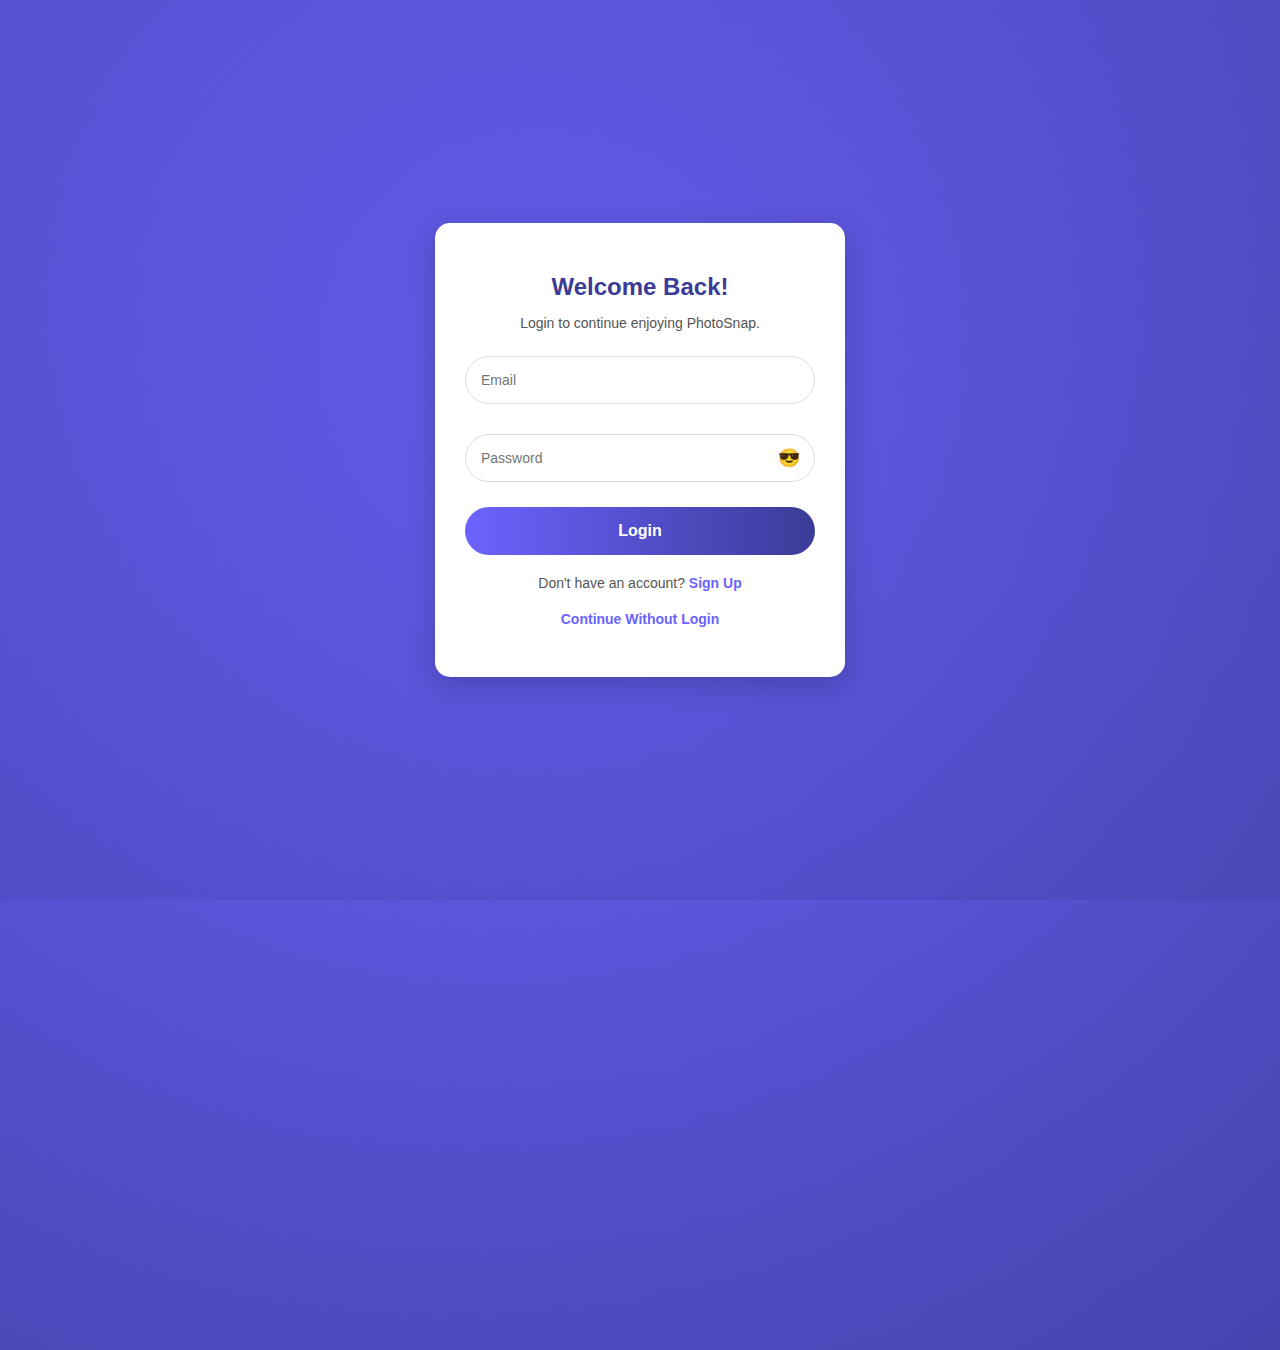
<file: login.html>
<!DOCTYPE html>
<html lang="en">
<head>
  <meta charset="UTF-8">
  <meta name="viewport" content="width=device-width, initial-scale=1.0">
  <title>Login - PhotoSnap</title>
  <meta name="google-site-verification" content="EjAocDz2e9ySmSS0tW_PP5rIi7p30cdyFW5bCM3kNjc" />
  <link rel="stylesheet" href="./login.css">
</head>
<body>
  <div class="login-container">
    <div class="login-card">
      <h2>Welcome Back!</h2>
      <p>Login to continue enjoying PhotoSnap.</p>
      <form id="login-form">
        <div class="input-group">
          <input type="email" id="email" placeholder="Email" required>
        </div>
        <div class="input-group">
          <input type="password" id="password" placeholder="Password" required>
          <span class="toggle-password" onclick="togglePassword()">😎</span>
        </div>
        <button type="submit" id="submit">Login</button>
      </form>
      <div class="login-options">
        <p>Don't have an account? <a href="./signup.html"">Sign Up</a></p>
        <p><a href="./main2.html">Continue Without Login</a></p>
      </div>
    </div>
  </div>

  <script>
    const togglePasswordIcon = document.querySelector('.toggle-password');
    const passwordField = document.getElementById('password');

    // Toggle password visibility
    function togglePassword() {
      const isPassword = passwordField.type === 'password';
      passwordField.type = isPassword ? 'text' : 'password';
      togglePasswordIcon.textContent = isPassword ? '🧐' : '😎'; // Change icon
    }
  </script>
  <script src="./login.js"></script>
</body>
</html>
</file>
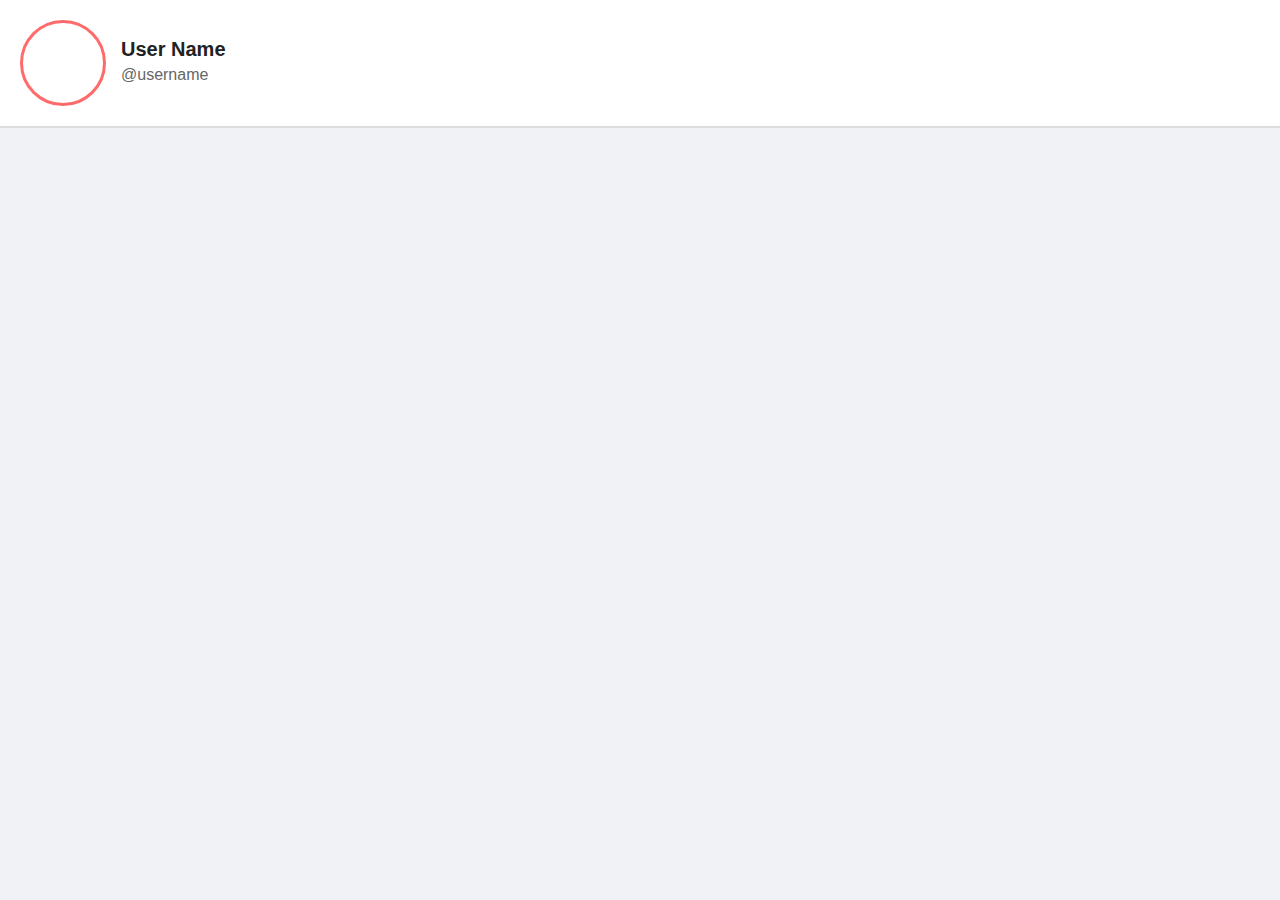
<file: profile.html>
<!DOCTYPE html>
<html lang="en">
<head>
    <meta charset="UTF-8">
    <meta name="viewport" content="width=device-width, initial-scale=1.0">
    <title>SnapStudio Profile</title>
    <style>
    body {
    font-family: Arial, sans-serif;
    margin: 0;
    padding: 0;
    background: #f0f2f5;
    color: #333;
}

/* Profile Header */
.profile-header {
    display: flex;
    align-items: center;
    padding: 20px;
    background: white;
    border-bottom: 2px solid #ddd;
}

.profile-pic {
    width: 80px;
    height: 80px;
    border-radius: 50%;
    background: url('https://via.placeholder.com/80') center/cover no-repeat;
    margin-right: 15px;
    border: 3px solid #ff6b6b;
}

.profile-details {
    flex: 1;
}

.profile-details h3 {
    margin: 0;
    font-size: 20px;
    color: #222;
}

.profile-details p {
    margin: 5px 0;
    color: #666;
}

/* Media Grid (photos & videos) */
.photo-grid {
    display: grid;
    grid-template-columns: repeat(3, 1fr);
    gap: 8px;
    padding: 15px;
    max-width: 1000px;
    margin: auto;
}

.media-item {
    position: relative;
    background: lightgray;
    aspect-ratio: 1/1;
    border-radius: 8px;
    overflow: hidden;
    display: flex;
    justify-content: center;
    align-items: center;
    transition: transform 0.2s ease;
}

.media-item:hover {
    transform: scale(1.02);
    box-shadow: 0 4px 12px rgba(0,0,0,0.15);
}

.media-item img,
.media-item video {
    width: 100%;
    height: 100%;
    object-fit: cover;
    display: block;
    border-radius: 8px;
}

/* Responsive scaling */
@media (max-width: 800px) {
    .photo-grid {
        max-width: 90%;
    }
}

@media (max-width: 500px) {
    .photo-grid {
        max-width: 95%;
    }
}


    </style>
</head>
<body>

    <div class="profile-header">
        <div class="profile-pic"></div>
        <div class="profile-details">
            <h3 id="userNamedetails">User Name</h3>
            <p id="user_name">@username</p>
        </div>
    </div>

    <div class="photo-grid" id="media-gallery">
        <!-- Images will be added dynamically -->
    </div>

</body>
<script>
  document.addEventListener("DOMContentLoaded", () => {
    const userData = JSON.parse(localStorage.getItem("user"));
    document.getElementById("userNamedetails").innerText = userData.email || "User";
    document.getElementById("user_name").innerText = userData.Name || "@username";

  const email = JSON.parse(localStorage.getItem("user"))?.email;
  const BASE_ID = "appSunSHf6bdvfsLj";
  const TABLE_NAME = "user_data";
  const API_KEY = "patrBN0pEEoKIgr8j.0a00b86c77c9ddd225c5e7d9d74a2f8e4e1ced5115ab56137dec66358fb0c5d7";
  const gallery = document.getElementById("media-gallery");

  if (!email) {
    alert("Please login first.");
    window.location.href = "login.html";
    return;
  }

  async function fetchUserMedia() {
    const url = `https://api.airtable.com/v0/${BASE_ID}/${TABLE_NAME}?filterByFormula={email}="${email}"`;

    try {
      const response = await fetch(url, {
        headers: {
          Authorization: `Bearer ${API_KEY}`
        }
      });

      const data = await response.json();
      console.log("Fetched user media:", data);

      data.records.forEach(record => {
        const fields = record.fields;

      // ✅ If photo(s) exist
    if (fields.photo && Array.isArray(fields.photo)) {
    fields.photo.forEach(photo => {
    const container = document.createElement("div");
    container.className = "media-item";

    const img = document.createElement("img");
    img.src = photo.url;
    img.alt = "Captured photo";

    container.appendChild(img);
    gallery.appendChild(container);
  });
}

// ✅ If video(s) exist
    if (fields.video && Array.isArray(fields.video)) {
    fields.video.forEach(video => {
    const container = document.createElement("div");
    container.className = "media-item";

    const videoEl = document.createElement("video");
    videoEl.src = video.url;
    videoEl.controls = true;

    container.appendChild(videoEl);
    gallery.appendChild(container);
  });
}

      });

    } catch (error) {
      console.error("Error fetching media:", error);
      alert("Could not load your photos/videos.");
    }
  }

  fetchUserMedia();
});
</script>

</html>
</file>
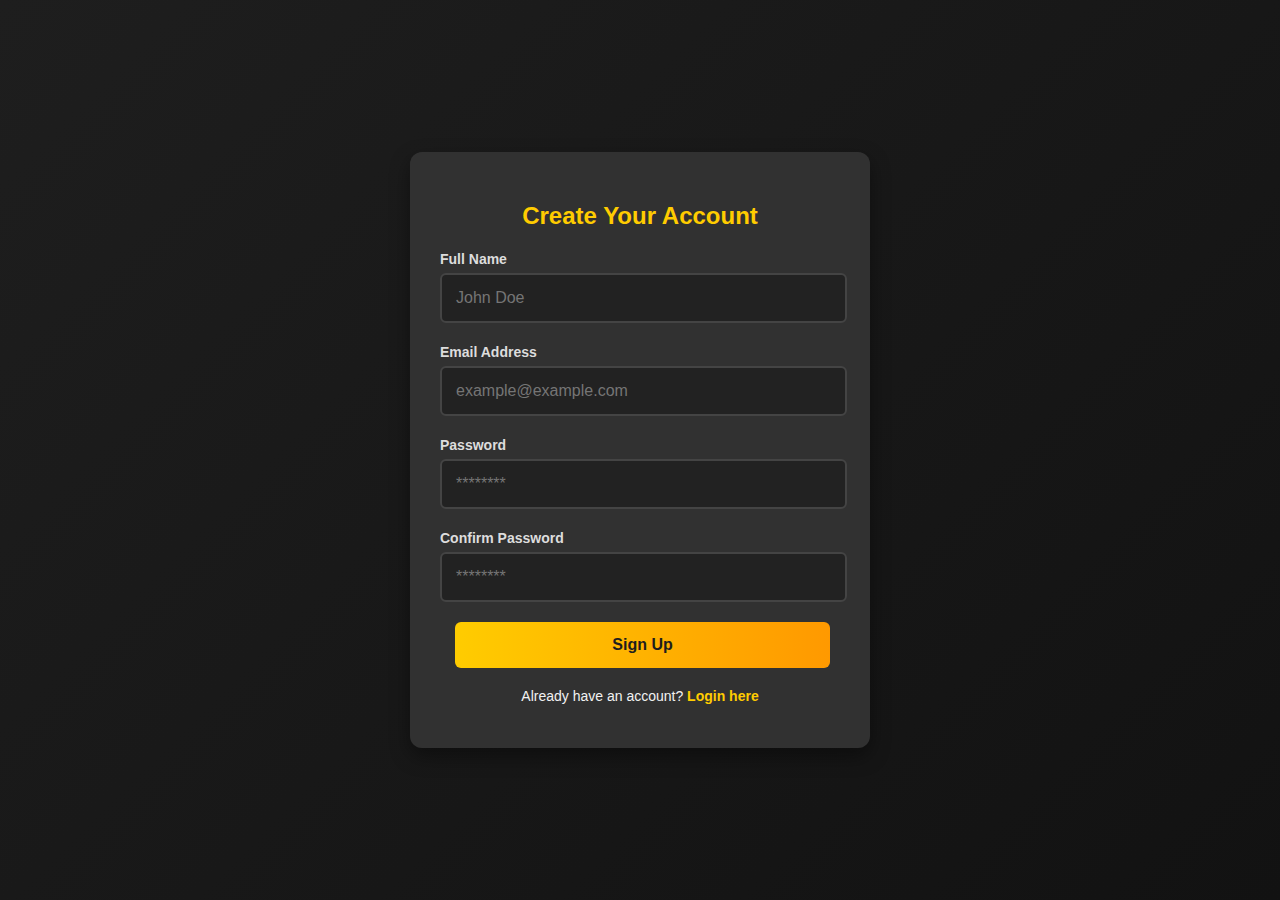
<file: signup.html>
<!DOCTYPE html>
<html lang="en">

<head>
  <meta charset="UTF-8">
  <meta name="viewport" content="width=device-width, initial-scale=1.0">
  <title>Sign Up</title>
  <link rel="stylesheet" href="./signup.css">
</head>

<body>
  <div class="signup-container">
    <div class="signup-form">
      <h2>Create Your Account</h2>
      <form id="signupForm">
        <div class="input-group">
          <label for="name">Full Name</label>
          <input type="text" id="name" name="name" placeholder="John Doe" required>
        </div>

        <div class="input-group">
          <label for="email">Email Address</label>
          <input type="email" id="email" name="email" placeholder="example@example.com" required>
        </div>

        <div class="input-group">
          <label for="password">Password</label>
          <input type="password" id="password" name="password" placeholder="********" required>
        </div>

        <div class="input-group">
          <label for="confirmPassword">Confirm Password</label>
          <input type="password" id="confirmPassword" name="confirmPassword" placeholder="********" required>
        </div>

        <div class="input-group">
          <button type="submit" id="submitBtn">Sign Up</button>
        </div>

        <div class="signin-link">
          <p>Already have an account? <a href="./login.html">Login here</a></p>
        </div>
      </form>
    </div>
  </div>

  <script src="./signup.js"></script>
</body>

</html>
</file>
<file: signup.css>
/* General Body Styling */
body {
  background: linear-gradient(135deg, #1e1e1e, #121212);
  font-family: 'Arial', sans-serif;
  margin: 0;
  display: flex;
  justify-content: center;
  align-items: center;
  height: 100vh;
  color: #f1f1f1;
}

/* Container for the form */
.signup-container {
  background: rgba(51, 51, 51, 0.95);
  border-radius: 12px;
  box-shadow: 0 8px 20px rgba(0, 0, 0, 0.4);
  padding: 30px;
  width: 100%;
  max-width: 400px;
  text-align: center;
  animation: fadeIn 0.8s ease-in-out;
}

/* Form Header */
h2 {
  color: #ffcc00;
  margin-bottom: 20px;
  font-size: 24px;
  font-weight: bold;
}

/* Input Group Styling */
.input-group {
  margin-bottom: 20px;
  margin-right: 25px;
  text-align: left;
}

.input-group label {
  font-size: 14px;
  font-weight: bold;
  color: #ddd;
  margin-bottom: 6px;
  display: inline-block;
}

.input-group input {
  width: 100%;
  padding: 14px;
  border-radius: 6px;
  border: 2px solid #444;
  font-size: 16px;
  background-color: #222;
  color: #fff;
  transition: all 0.3s ease;
  outline: none;
}

.input-group input:focus {
  border-color: #ffcc00;
  box-shadow: 0 0 10px rgba(255, 204, 0, 0.5);
}

/* Button Styling */
button {
  margin-left: 15px;
  width: 100%;
  padding: 14px;
  background: linear-gradient(90deg, #ffcc00, #ff9900);
  color: #1e1e1e;
  font-size: 16px;
  font-weight: bold;
  border: none;
  border-radius: 6px;
  cursor: pointer;
  transition: all 0.3s ease-in-out;
}

button:hover {
  background: linear-gradient(90deg, #ff9900, #ff6600);
  box-shadow: 0 0 12px rgba(255, 153, 0, 0.6);
}

/* Link Styling */
.signin-link {
  margin-top: 15px;
  font-size: 14px;
}

.signin-link a {
  color: #ffcc00;
  font-weight: bold;
  text-decoration: none;
  transition: color 0.3s ease;
}

.signin-link a:hover {
  color: #ff9900;
  text-decoration: underline;
}

/* Fade-in Animation */
@keyframes fadeIn {
  from {
      opacity: 0;
      transform: translateY(20px);
  }
  to {
      opacity: 1;
      transform: translateY(0);
  }
}

/* Responsive Design */
@media screen and (max-width: 600px) {
  .signup-container {
      padding: 20px;
      width: 85%;
  }

  h2 {
      font-size: 22px;
  }

  .input-group input,
  button {
      padding: 12px;
      font-size: 14px;
  }
}
</file>
<file: login.css>
/* General Reset */
body {
  margin: 0;
  padding: 0;
  font-family: 'Arial', sans-serif;
  background: linear-gradient(135deg, #6c63ff, #3b3b98);
  color: #ffffff;
  display: flex;
  justify-content: center;
  align-items: center;
  height: 100vh;
  overflow: hidden;
}

/* Background Animation */
body::before {
  content: '';
  position: absolute;
  top: -50%;
  left: -50%;
  width: 200%;
  height: 200%;
  background: radial-gradient(circle, rgba(108, 99, 255, 0.6), rgba(59, 59, 152, 0.9));
  animation: rotate 10s linear infinite;
  z-index: -1;
}

@keyframes rotate {
  0% {
    transform: rotate(0deg);
  }
  100% {
    transform: rotate(360deg);
  }
}

/* Login Container */
.login-container {
  display: flex;
  justify-content: center;
  align-items: center;
  width: 100%;
  height: 100%;
}

/* Card Styling */
.login-card {
  background: #ffffff;
  color: #333333;
  border-radius: 15px;
  padding: 30px;
  width: 350px;
  box-shadow: 0 8px 30px rgba(0, 0, 0, 0.2);
  text-align: center;
  animation: fadeIn 1.5s ease-out;
}

@keyframes fadeIn {
  from {
    opacity: 0;
    transform: translateY(30px);
  }
  to {
    opacity: 1;
    transform: translateY(0);
  }
}

.login-card h2 {
  margin-bottom: 10px;
  font-size: 24px;
  color: #3b3b98;
}

.login-card p {
  font-size: 14px;
  margin-bottom: 20px;
  color: #555555;
}

/* Input Group Styling */
.input-group {
  position: relative;
  margin-bottom: 20px;
}

.input-group input {
  width: 100%;
  padding: 15px;
  padding-right: 40px; /* Space for eye icon */
  margin: 5px 0;
  border: 1px solid #ddd;
  border-radius: 30px;
  font-size: 14px;
  color: #555555;
  outline: none;
  box-sizing: border-box;
  transition: border-color 0.3s ease, box-shadow 0.3s ease;
}

.input-group input:focus {
  border-color: #6c63ff;
  box-shadow: 0 0 8px rgba(108, 99, 255, 0.5);
}

.input-group .toggle-password {
  position: absolute;
  top: 50%;
  right: 15px;
  transform: translateY(-50%);
  font-size: 18px;
  color: #aaa;
  cursor: pointer;
  transition: color 0.3s ease;
}

.input-group .toggle-password:hover {
  color: #6c63ff;
}

/* Button */
form button {
  width: 100%;
  padding: 15px;
  border: none;
  border-radius: 30px;
  background: linear-gradient(90deg, #6c63ff, #3b3b98);
  color: #ffffff;
  font-size: 16px;
  font-weight: bold;
  cursor: pointer;
  transition: background 0.3s ease, transform 0.2s ease;
}

form button:hover {
  background: linear-gradient(90deg, #3b3b98, #6c63ff);
  transform: scale(1.05);
  box-shadow: 0 5px 15px rgba(108, 99, 255, 0.3);
}

/* Additional Options */
.login-options {
  margin-top: 20px;
}

.login-options a {
  color: #6c63ff;
  text-decoration: none;
  font-weight: bold;
  position: relative;
  transition: color 0.3s ease;
}

.login-options a:hover {
  color: #3b3b98;
  text-decoration: underline;
}

.login-options a:hover::after {
  content: '';
  position: absolute;
  left: 0;
  bottom: -2px;
  width: 100%;
  height: 2px;
  background: #6c63ff;
  box-shadow: 0 0 8px #6c63ff;
}
</file>
